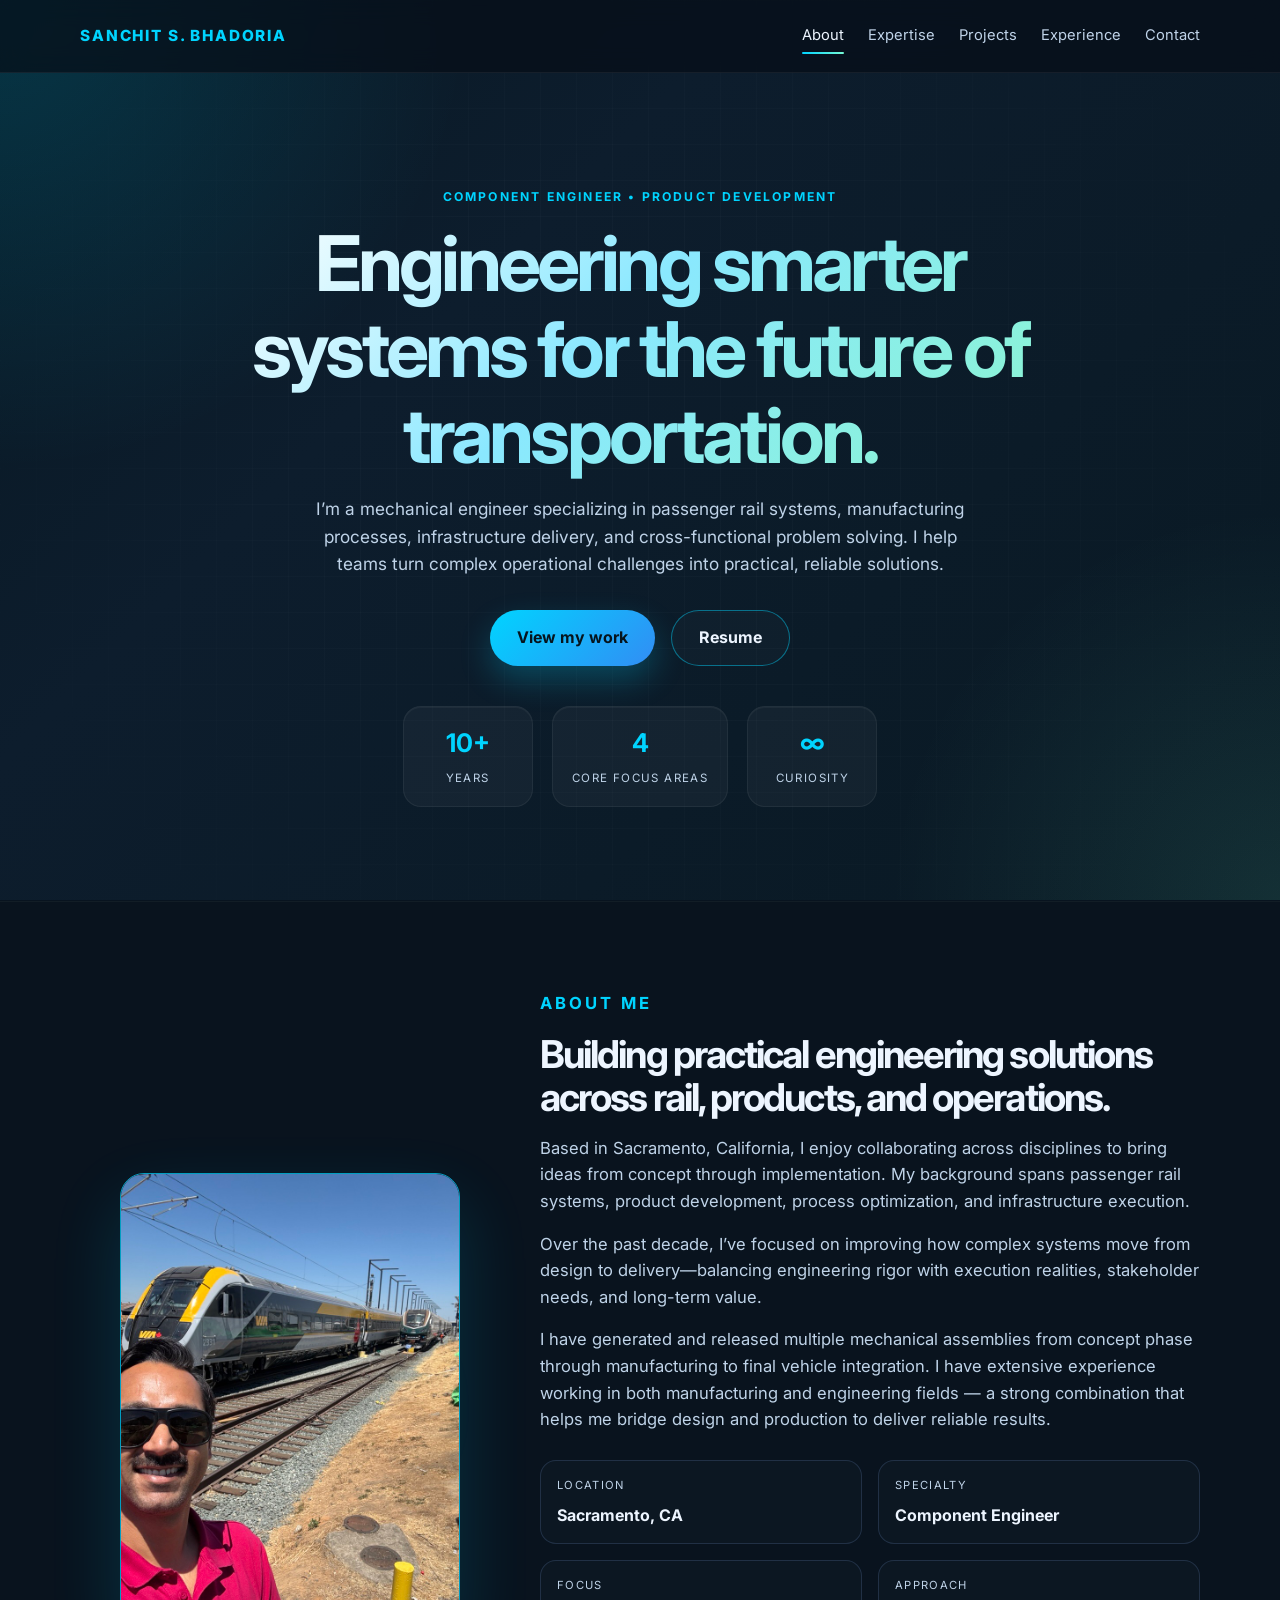
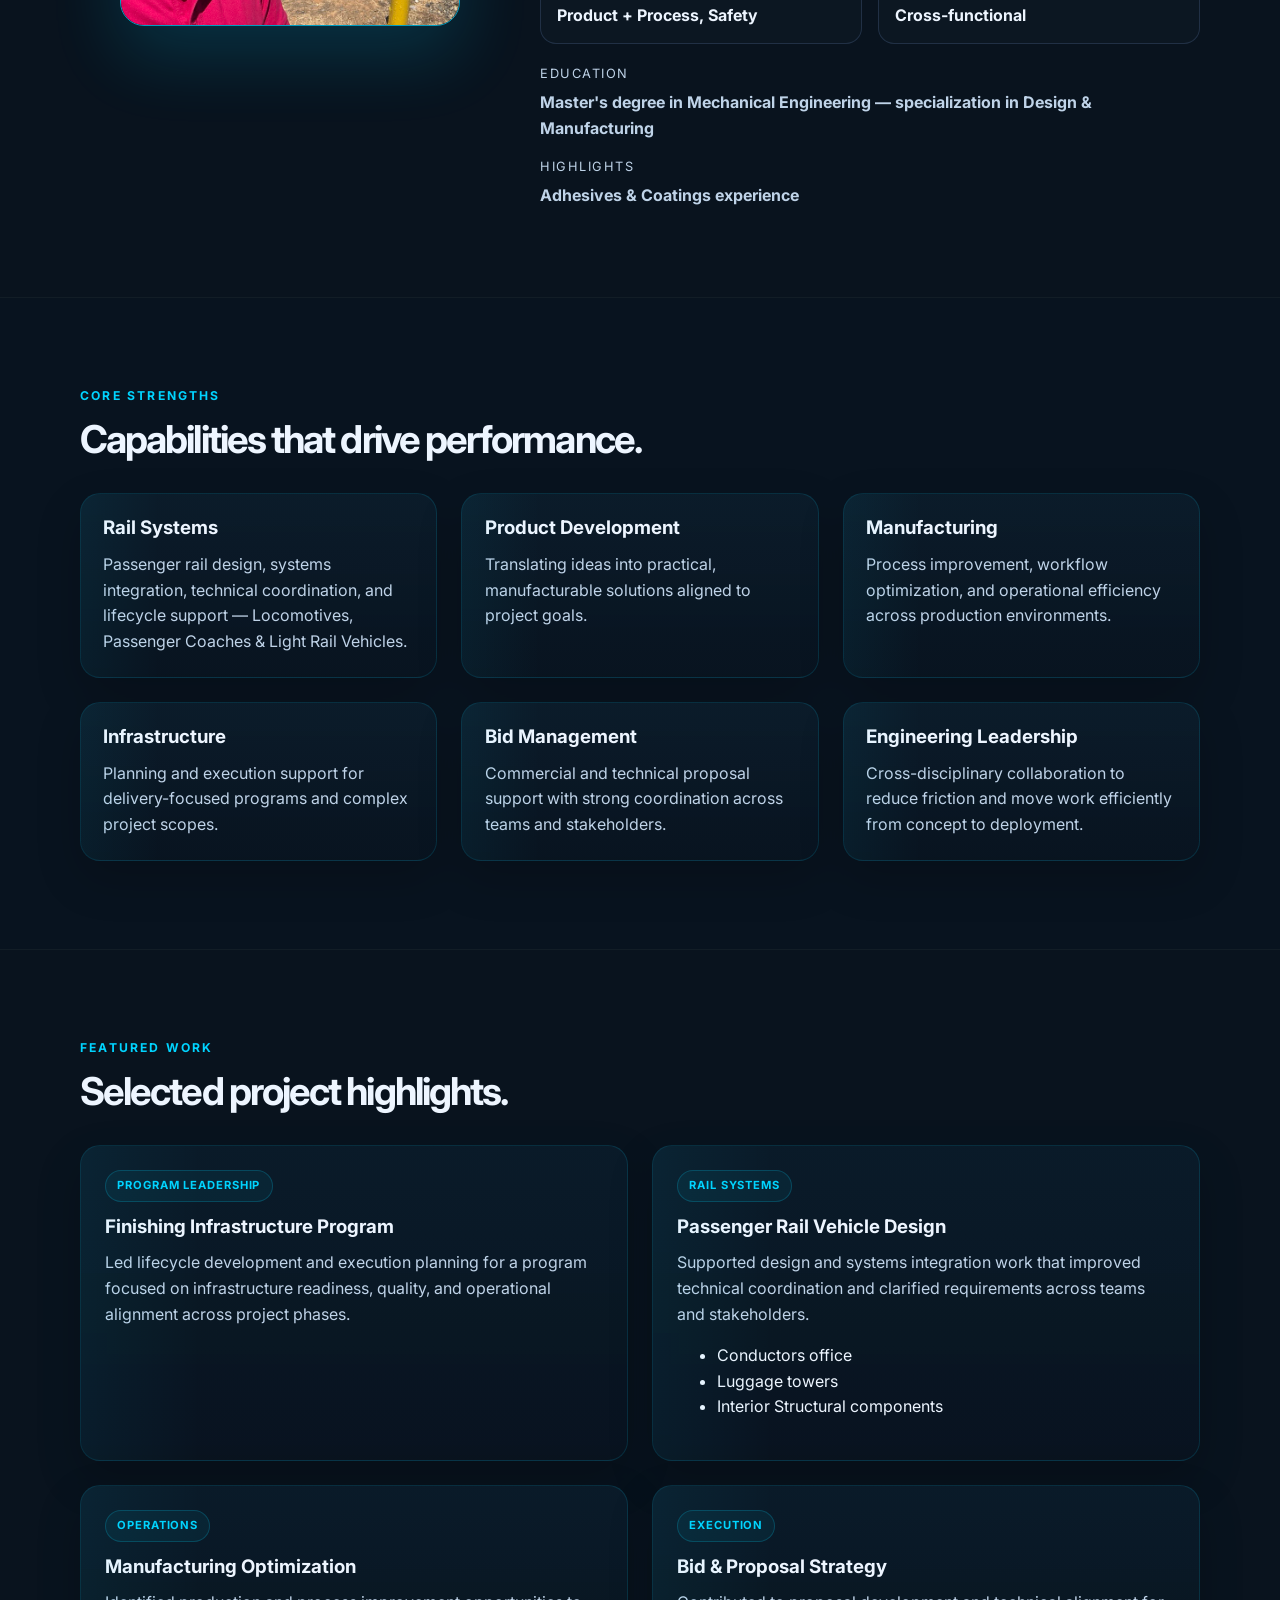
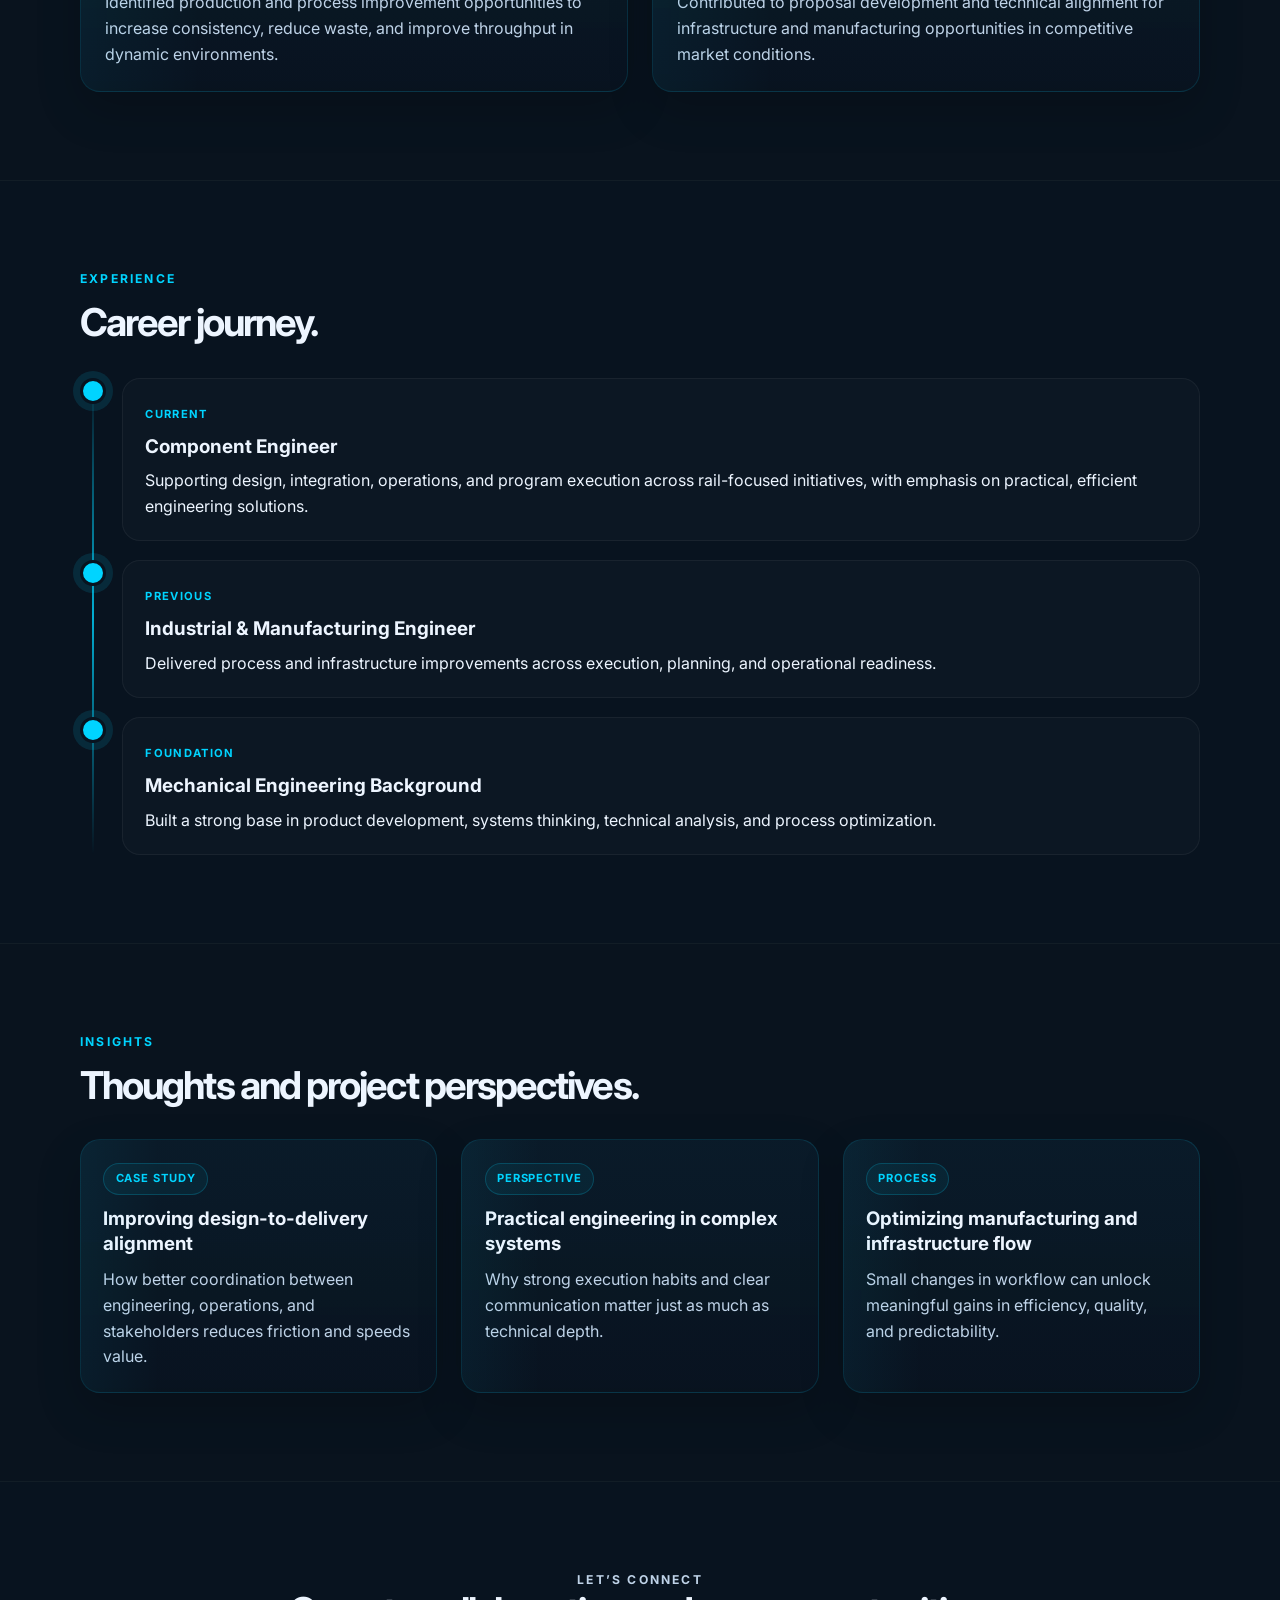
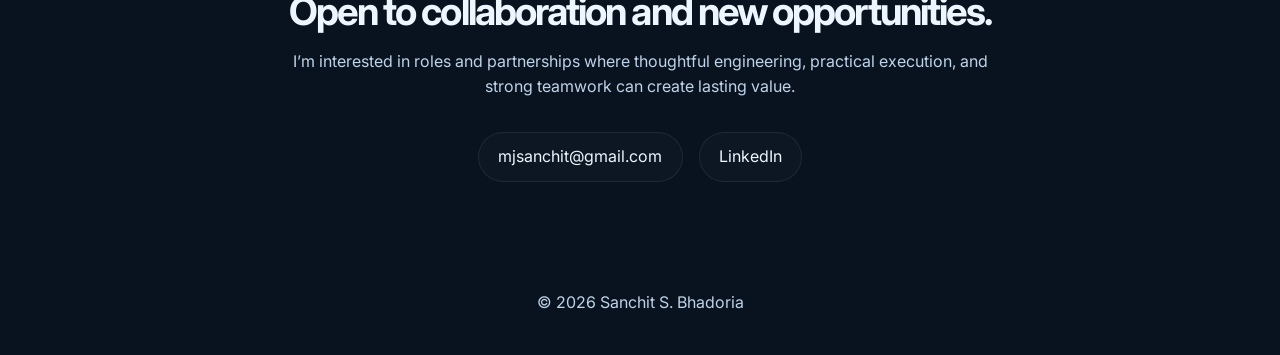
<file: index.html>
<!DOCTYPE html>
<html lang="en">
  <head>
    <meta charset="UTF-8" />
    <meta name="viewport" content="width=device-width, initial-scale=1.0" />
    <meta
      name="description"
      content="Sanchit S. Bhadoria is a Component Engineer focused on product development, manufacturing optimization, systems integration, and infrastructure delivery."
    />
    <meta property="og:title" content="Sanchit S. Bhadoria | Component Engineer" />
    <meta
      property="og:description"
      content="Mechanical engineering professional focused on passenger rail systems, infrastructure, and operational excellence."
    />
    <meta property="og:type" content="website" />
    <title>Sanchit S. Bhadoria | Component Engineer</title>
    <link rel="preconnect" href="https://fonts.googleapis.com" />
    <link rel="preconnect" href="https://fonts.gstatic.com" crossorigin />
    <link
      href="https://fonts.googleapis.com/css2?family=Inter:wght@400;500;600;700;800&display=swap"
      rel="stylesheet"
    />
    <link rel="stylesheet" href="style.css" />
  </head>
  <body>
    <div class="bg"></div>

    <header class="site-header">
      <nav class="nav container" aria-label="Main navigation">
        <a href="#top" class="brand">Sanchit S. Bhadoria</a>
        <div class="nav-links">
          <a href="#about">About</a>
          <a href="#expertise">Expertise</a>
          <a href="#projects">Projects</a>
          <a href="#experience">Experience</a>
          <a href="#contact">Contact</a>
        </div>
      </nav>
    </header>

    <main id="top">
      <section class="hero section-shell">
        <div class="container hero-inner reveal">
          <span class="eyebrow">Component Engineer • Product Development</span>
          <h1>Engineering smarter systems for the future of transportation.</h1>
          <p>
            I’m a mechanical engineer specializing in passenger rail systems,
            manufacturing processes, infrastructure delivery, and cross-functional problem solving.
            I help teams turn complex operational challenges into practical, reliable solutions.
          </p>

          <div class="cta-group">
            <a class="btn" href="#projects">View my work</a>
            <a class="btn secondary" href="resume.html" target="_blank" rel="noreferrer">Resume</a>
          </div>

          <ul class="hero-metrics" aria-label="Career summary">
            <li>
              <strong>10+</strong>
              <span>Years</span>
            </li>
            <li>
              <strong>4</strong>
              <span>Core Focus Areas</span>
            </li>
            <li>
              <strong>∞</strong>
              <span>Curiosity</span>
            </li>
          </ul>
        </div>
      </section>

      <section id="about" class="section alt-section">
        <div class="container about-grid reveal">
          <div class="portrait-wrap">
            <div class="portrait-glow"></div>
            <img
              class="profile-image"
              src="assets/images/profile.jpeg"
              alt="Sanchit S. Bhadoria portrait"
            />
          </div>

          <div class="about-copy">
            <p class="section-kicker">About me</p>
            <h2>Building practical engineering solutions across rail, products, and operations.</h2>
            <p>
              Based in Sacramento, California, I enjoy collaborating across disciplines to bring ideas
              from concept through implementation. My background spans passenger rail systems, product
              development, process optimization, and infrastructure execution.
            </p>
            <p>
              Over the past decade, I’ve focused on improving how complex systems move from design to
              delivery—balancing engineering rigor with execution realities, stakeholder needs, and long-term value.
            </p>
            <p>
              I have generated and released multiple mechanical assemblies from concept phase through manufacturing
              to final vehicle integration. I have extensive experience working in both manufacturing and engineering
              fields — a strong combination that helps me bridge design and production to deliver reliable results.
            </p>

            <div class="fact-grid">
              <div class="fact-item">
                <span>Location</span>
                <strong>Sacramento, CA</strong>
              </div>
              <div class="fact-item">
                <span>Specialty</span>
                <strong>Component Engineer</strong>
              </div>
              <div class="fact-item">
                <span>Focus</span>
                <strong>Product + Process, Safety</strong>
              </div>
              <div class="fact-item">
                <span>Approach</span>
                <strong>Cross-functional</strong>
              </div>
            </div>

            <div class="education-block" style="margin-top:1.25rem;">
              <span style="display:block;color:var(--muted);font-size:0.8rem;text-transform:uppercase;letter-spacing:0.12em;margin-bottom:0.35rem;">Education</span>
              <strong>Master's degree in Mechanical Engineering — specialization in Design & Manufacturing</strong>
            </div>

            <div class="highlight-block" style="margin-top:1rem;">
              <span style="display:block;color:var(--muted);font-size:0.8rem;text-transform:uppercase;letter-spacing:0.12em;margin-bottom:0.35rem;">Highlights</span>
              <strong>Adhesives &amp; Coatings experience</strong>
            </div>
          </div>
        </div>
      </section>

      <section id="expertise" class="section">
        <div class="container reveal">
          <p class="section-kicker">Core strengths</p>
          <h2>Capabilities that drive performance.</h2>

          <div class="skills-grid">
            <div class="skill-card">
              <h3>Rail Systems</h3>
              <p>Passenger rail design, systems integration, technical coordination, and lifecycle support — Locomotives, Passenger Coaches &amp; Light Rail Vehicles.</p>
            </div>
            <div class="skill-card">
              <h3>Product Development</h3>
              <p>Translating ideas into practical, manufacturable solutions aligned to project goals.</p>
            </div>
            <div class="skill-card">
              <h3>Manufacturing</h3>
              <p>Process improvement, workflow optimization, and operational efficiency across production environments.</p>
            </div>
            <div class="skill-card">
              <h3>Infrastructure</h3>
              <p>Planning and execution support for delivery-focused programs and complex project scopes.</p>
            </div>
            <div class="skill-card">
              <h3>Bid Management</h3>
              <p>Commercial and technical proposal support with strong coordination across teams and stakeholders.</p>
            </div>
            <div class="skill-card">
              <h3>Engineering Leadership</h3>
              <p>Cross-disciplinary collaboration to reduce friction and move work efficiently from concept to deployment.</p>
            </div>
          </div>
        </div>
      </section>

      <section id="projects" class="section alt-section">
        <div class="container reveal">
          <p class="section-kicker">Featured work</p>
          <h2>Selected project highlights.</h2>

          <div class="card-grid">
            <article class="project-card">
              <div class="card-tag">Program leadership</div>
              <h3>Finishing Infrastructure Program</h3>
              <p>
                Led lifecycle development and execution planning for a program focused on infrastructure readiness,
                quality, and operational alignment across project phases.
              </p>
            </article>

            <article class="project-card">
              <div class="card-tag">Rail systems</div>
              <h3>Passenger Rail Vehicle Design</h3>
              <p>
                Supported design and systems integration work that improved technical coordination and clarified
                requirements across teams and stakeholders.
              </p>
              <ul>
                <li>Conductors office</li>
                <li>Luggage towers</li>
                <li>Interior Structural components</li>
              </ul>
            </article>

            <article class="project-card">
              <div class="card-tag">Operations</div>
              <h3>Manufacturing Optimization</h3>
              <p>
                Identified production and process improvement opportunities to increase consistency, reduce waste,
                and improve throughput in dynamic environments.
              </p>
            </article>

            <article class="project-card">
              <div class="card-tag">Execution</div>
              <h3>Bid &amp; Proposal Strategy</h3>
              <p>
                Contributed to proposal development and technical alignment for infrastructure and manufacturing
                opportunities in competitive market conditions.
              </p>
            </article>
          </div>
        </div>
      </section>

      <section id="experience" class="section">
        <div class="container reveal">
          <p class="section-kicker">Experience</p>
          <h2>Career journey.</h2>

          <div class="timeline">
            <article class="timeline-item">
              <div class="timeline-dot"></div>
              <div class="timeline-content">
                <span class="timeline-date">Current</span>
                <strong>Component Engineer</strong>
                <p>
                  Supporting design, integration, operations, and program execution across rail-focused initiatives,
                  with emphasis on practical, efficient engineering solutions.
                </p>
              </div>
            </article>

            <article class="timeline-item">
              <div class="timeline-dot"></div>
              <div class="timeline-content">
                <span class="timeline-date">Previous</span>
                <strong>Industrial &amp; Manufacturing Engineer</strong>
                <p>
                  Delivered process and infrastructure improvements across execution, planning, and operational readiness.
                </p>
              </div>
            </article>

            <article class="timeline-item">
              <div class="timeline-dot"></div>
              <div class="timeline-content">
                <span class="timeline-date">Foundation</span>
                <strong>Mechanical Engineering Background</strong>
                <p>
                  Built a strong base in product development, systems thinking, technical analysis, and process optimization.
                </p>
              </div>
            </article>
          </div>
        </div>
      </section>

      <section class="section alt-section">
        <div class="container reveal">
          <p class="section-kicker">Insights</p>
          <h2>Thoughts and project perspectives.</h2>

          <div class="insights-grid">
            <article class="insight-card">
              <span class="insight-label">Case study</span>
              <h3>Improving design-to-delivery alignment</h3>
              <p>How better coordination between engineering, operations, and stakeholders reduces friction and speeds value.</p>
            </article>
            <article class="insight-card">
              <span class="insight-label">Perspective</span>
              <h3>Practical engineering in complex systems</h3>
              <p>Why strong execution habits and clear communication matter just as much as technical depth.</p>
            </article>
            <article class="insight-card">
              <span class="insight-label">Process</span>
              <h3>Optimizing manufacturing and infrastructure flow</h3>
              <p>Small changes in workflow can unlock meaningful gains in efficiency, quality, and predictability.</p>
            </article>
          </div>
        </div>
      </section>

      <section id="contact" class="section contact-section">
        <div class="container reveal">
          <p class="section-kicker">Let’s connect</p>
          <h2>Open to collaboration and new opportunities.</h2>
          <p>
            I’m interested in roles and partnerships where thoughtful engineering, practical execution,
            and strong teamwork can create lasting value.
          </p>
          <div class="contact-links">
            <a href="mailto:mjsanchit@gmail.com">mjsanchit@gmail.com</a>
            <a href="https://www.linkedin.com/in/sanchitbhadoria" target="_blank" rel="noreferrer">LinkedIn</a>
          </div>
        </div>
      </section>
    </main>

    <footer class="site-footer">
      <div class="container footer-row">
        <p>© <span id="year"></span> Sanchit S. Bhadoria</p>
      </div>
    </footer>

    <script src="script.js"></script>
  </body>
</html>
</file>
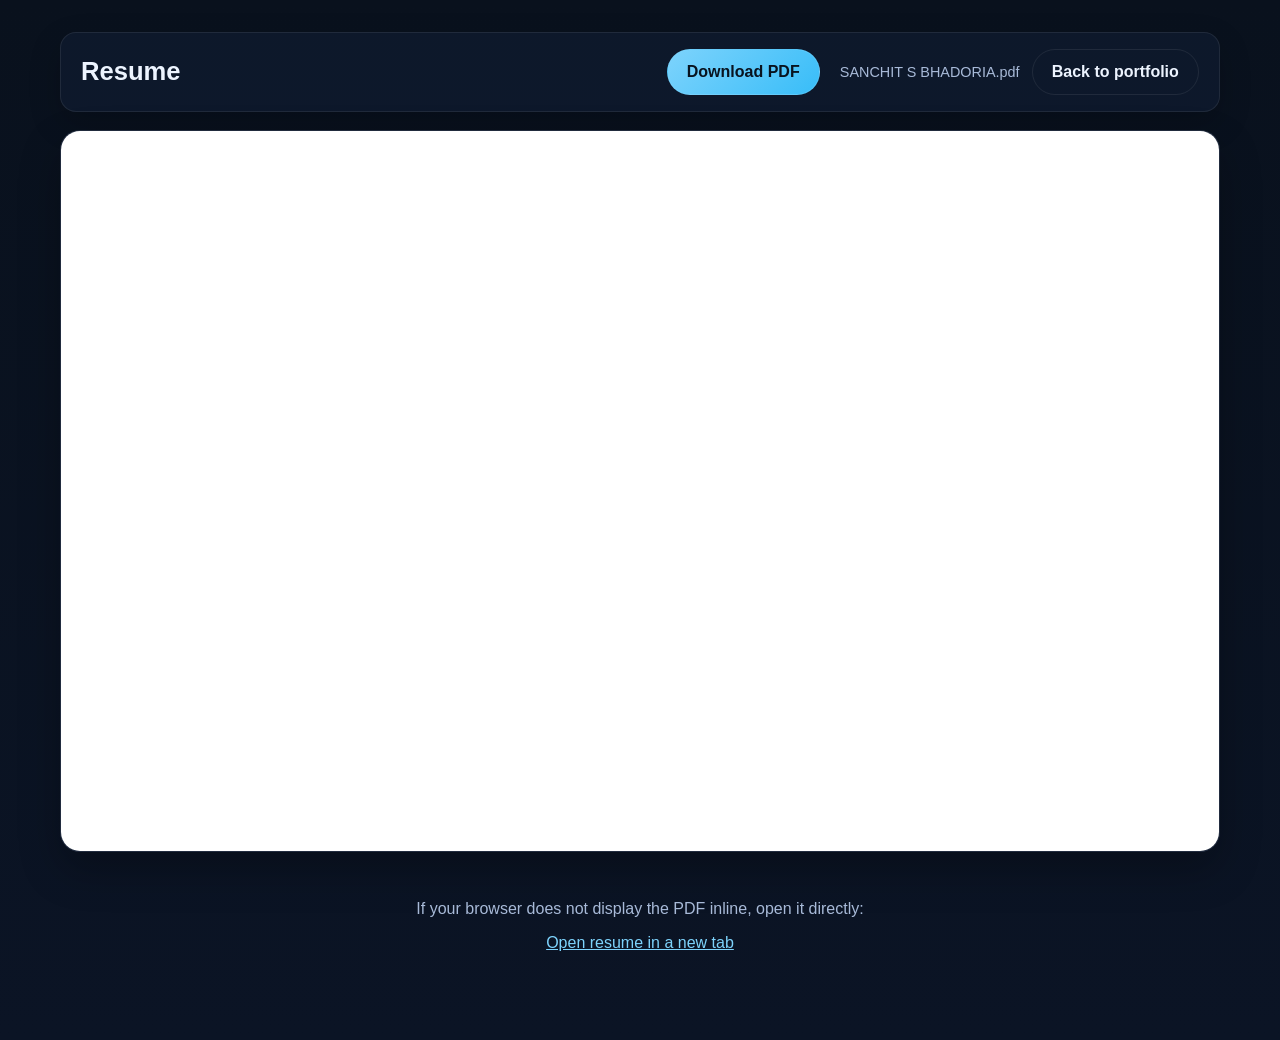
<file: resume.html>
<!doctype html>
<html lang="en">
  <head>
    <meta charset="UTF-8" />
    <meta name="viewport" content="width=device-width, initial-scale=1.0" />
    <title>Resume | Sanchit S. Bhadoria</title>
    <style>
      :root {
        --bg: #09111d;
        --panel: #101b2f;
        --panel-2: #121f36;
        --text: #edf4ff;
        --muted: #a8bad8;
        --accent: #7dd3fc;
        --accent-strong: #38bdf8;
        --border: rgba(255,255,255,0.08);
      }

      * { box-sizing: border-box; }

      body {
        margin: 0;
        font-family: Inter, Arial, sans-serif;
        background: linear-gradient(180deg, var(--bg) 0%, #0b1425 100%);
        color: var(--text);
      }

      .page {
        max-width: 1200px;
        margin: 0 auto;
        padding: 32px 20px 48px;
      }

      .toolbar {
        display: flex;
        align-items: center;
        justify-content: space-between;
        gap: 16px;
        margin-bottom: 18px;
        padding: 16px 20px;
        background: rgba(16, 27, 47, 0.8);
        border: 1px solid var(--border);
        border-radius: 16px;
        box-shadow: 0 12px 32px rgba(0,0,0,0.18);
      }

      .toolbar h1 {
        margin: 0;
        font-size: clamp(1.2rem, 2vw, 1.8rem);
      }

      .actions {
        display: flex;
        align-items: center;
        gap: 12px;
        flex-wrap: wrap;
      }

      .btn {
        display: inline-flex;
        align-items: center;
        justify-content: center;
        padding: 0.8rem 1.2rem;
        border-radius: 999px;
        border: 1px solid rgba(125, 211, 252, 0.3);
        background: linear-gradient(135deg, var(--accent) 0%, var(--accent-strong) 100%);
        color: #08131f;
        text-decoration: none;
        font-weight: 700;
        transition: transform 0.2s ease, box-shadow 0.2s ease;
      }

      .btn:hover {
        transform: translateY(-1px);
        box-shadow: 0 12px 28px rgba(56, 189, 248, 0.28);
      }

      .btn.secondary {
        background: transparent;
        color: var(--text);
        border: 1px solid var(--border);
      }

      .viewer-wrap {
        background: rgba(18, 31, 54, 0.7);
        border: 1px solid var(--border);
        border-radius: 20px;
        overflow: hidden;
        box-shadow: 0 18px 40px rgba(0, 0, 0, 0.25);
      }

      .pdf-frame {
        width: 100%;
        min-height: 80vh;
        border: 0;
        display: block;
        background: white;
      }

      .fallback {
        padding: 32px 20px 40px;
        text-align: center;
        color: var(--muted);
      }

      .fallback a {
        color: var(--accent);
      }

      .file-name {
        color: var(--muted);
        font-size: 0.9rem;
        margin-left: 8px;
        white-space: nowrap;
        overflow: hidden;
        text-overflow: ellipsis;
        max-width: 260px;
        display: inline-block;
        vertical-align: middle;
      }

      @media (max-width: 680px) {
        .toolbar {
          flex-direction: column;
          align-items: flex-start;
        }

        .actions {
          width: 100%;
        }

        .btn {
          flex: 1 1 auto;
          width: 100%;
        }
      }
    </style>
  </head>
  <body>
    <main class="page">
      <div class="toolbar">
        <h1>Resume</h1>
        <div class="actions">
          <!-- Use the actual file name (spaces encoded as %20 in URLs) -->
          <a id="download-link" class="btn" href="assets/resume/SANCHIT%20S%20BHADORIA.pdf" download>Download PDF</a>
          <span id="resume-filename" class="file-name" aria-live="polite"></span>
          <a class="btn secondary" href="index.html">Back to portfolio</a>
        </div>
      </div>

      <div class="viewer-wrap">
        <iframe
          class="pdf-frame"
          id="pdf-frame"
          title="Sanchit S. Bhadoria Resume"
          src="assets/resume/SANCHIT%20S%20BHADORIA.pdf"
          type="application/pdf"
        ></iframe>
      </div>

      <div class="fallback" aria-live="polite">
        <p>If your browser does not display the PDF inline, open it directly:</p>
        <a id="open-link" href="assets/resume/SANCHIT%20S%20BHADORIA.pdf" target="_blank" rel="noreferrer">Open resume in a new tab</a>
      </div>
    </main>

    <script>
      // Display the current file name by reading the download link href
      (function () {
        try {
          var link = document.getElementById('download-link');
          var display = document.getElementById('resume-filename');
          if (link && display) {
            // Extract last path segment and decode URL-encoded spaces
            var href = link.getAttribute('href') || '';
            var parts = href.split('/');
            var filename = parts[parts.length - 1] || '';
            try { filename = decodeURIComponent(filename); } catch (e) { /* ignore */ }
            display.textContent = filename;
          }

          // If the iframe fails to load (e.g. 404), replace it with the fallback link visible
          var frame = document.getElementById('pdf-frame');
          if (frame) {
            frame.addEventListener('error', function () {
              var fallback = document.querySelector('.fallback');
              if (fallback) fallback.style.display = 'block';
            });
          }
        } catch (e) {
          // fail silently
        }
      })();
    </script>
  </body>
</html>
</file>
<file: style.css>
* {
  box-sizing: border-box;
}

:root {
  --bg: #08131f;
  --bg-strong: #0d1d2d;
  --panel: rgba(9, 22, 33, 0.8);
  --panel-alt: rgba(14, 30, 46, 0.88);
  --line: rgba(138, 180, 255, 0.16);
  --line-strong: rgba(0, 212, 255, 0.72);
  --text: #edf5ff;
  --muted: #bfd3e8;
  --accent: #00d4ff;
  --accent-2: #75f9d4;
  --shadow: rgba(0, 212, 255, 0.18);
}

html {
  scroll-behavior: smooth;
}

body {
  margin: 0;
  font-family: "Inter", "Segoe UI", sans-serif;
  background: var(--bg);
  color: var(--text);
  line-height: 1.6;
  overflow-x: hidden;
}

img {
  display: block;
  max-width: 100%;
}

a {
  color: inherit;
}

p {
  margin: 0;
}

.bg {
  position: fixed;
  inset: 0;
  background:
    radial-gradient(circle at top left, rgba(0, 212, 255, 0.16), transparent 30%),
    radial-gradient(circle at bottom right, rgba(117, 249, 212, 0.1), transparent 25%),
    linear-gradient(135deg, #071823 0%, #0d1d2d 35%, #091923 100%);
  z-index: -2;
}

.bg::after {
  content: "";
  position: absolute;
  inset: 0;
  background-image: linear-gradient(rgba(255, 255, 255, 0.02) 1px, transparent 1px),
    linear-gradient(90deg, rgba(255, 255, 255, 0.02) 1px, transparent 1px);
  background-size: 36px 36px;
  mask-image: radial-gradient(circle at center, black 32%, transparent 100%);
}

.container {
  width: min(1120px, calc(100% - 2rem));
  margin: 0 auto;
}

.section-shell,
.section {
  position: relative;
}

.site-header {
  position: sticky;
  top: 0;
  z-index: 50;
  backdrop-filter: blur(12px);
  background: rgba(6, 14, 24, 0.7);
  border-bottom: 1px solid rgba(255, 255, 255, 0.06);
}

.nav {
  display: flex;
  align-items: center;
  justify-content: space-between;
  min-height: 72px;
  gap: 1rem;
}

.brand {
  font-size: 0.96rem;
  font-weight: 800;
  text-transform: uppercase;
  letter-spacing: 0.12em;
  color: var(--accent);
  text-decoration: none;
}

.nav-links {
  display: flex;
  align-items: center;
  gap: 1.5rem;
  flex-wrap: wrap;
}

.nav-links a {
  position: relative;
  color: var(--muted);
  text-decoration: none;
  font-size: 0.92rem;
  transition: color 0.2s ease;
}

.nav-links a::after {
  content: "";
  position: absolute;
  left: 0;
  bottom: -0.38rem;
  width: 100%;
  height: 2px;
  border-radius: 999px;
  background: linear-gradient(90deg, var(--accent), var(--accent-2));
  transform: scaleX(0);
  transform-origin: left;
  transition: transform 0.2s ease;
}

.nav-links a:hover,
.nav-links a:focus-visible,
.nav-links a.active {
  color: var(--text);
}

.nav-links a:hover::after,
.nav-links a:focus-visible::after,
.nav-links a.active::after {
  transform: scaleX(1);
}

.hero {
  min-height: calc(100vh - 72px);
  display: grid;
  place-items: center;
  padding: 4rem 0 3rem;
}

.hero-inner {
  max-width: 860px;
  text-align: center;
}

.section-kicker {
  margin: 0 0 0.8rem;
  font-size: 0.76rem;
  font-weight: 700;
  letter-spacing: 0.18em;
  text-transform: uppercase;
  color: var(--accent);
}

.hero h1,
.about-copy h2,
.section h2 {
  margin: 0;
  letter-spacing: -0.05em;
  line-height: 1.12;
}

.hero h1 {
  margin: 0 auto 1rem;
  max-width: 16ch;
  font-size: clamp(2.8rem, 6vw, 5.2rem);
  background: linear-gradient(135deg, #ffffff 0%, #8ae8ff 45%, #8bf5cf 100%);
  -webkit-background-clip: text;
  background-clip: text;
  color: transparent;
}

.hero p {
  max-width: 680px;
  margin: 0 auto;
  color: var(--muted);
  font-size: 1.08rem;
}

.eyebrow {
  display: inline-block;
  margin-bottom: 0.9rem;
  color: var(--accent);
  font-size: 0.76rem;
  font-weight: 700;
  letter-spacing: 0.18em;
  text-transform: uppercase;
}

.cta-group {
  display: flex;
  justify-content: center;
  flex-wrap: wrap;
  gap: 1rem;
  margin-top: 2rem;
}

.btn {
  display: inline-flex;
  align-items: center;
  justify-content: center;
  padding: 0.9rem 1.7rem;
  border-radius: 999px;
  background: linear-gradient(135deg, var(--accent), #328df4);
  color: #06141d;
  font-weight: 700;
  text-decoration: none;
  box-shadow: 0 14px 32px rgba(0, 212, 255, 0.24);
  transition: transform 0.2s ease, box-shadow 0.2s ease;
}

.btn:hover,
.btn:focus-visible {
  transform: translateY(-2px);
  box-shadow: 0 18px 40px rgba(0, 212, 255, 0.32);
}

.btn.secondary {
  background: rgba(255, 255, 255, 0.02);
  color: var(--text);
  border: 1px solid rgba(0, 212, 255, 0.45);
  box-shadow: none;
}

.hero-metrics {
  list-style: none;
  padding: 0;
  margin: 2.5rem auto 0;
  display: flex;
  justify-content: center;
  flex-wrap: wrap;
  gap: 1.2rem;
}

.hero-metrics li {
  min-width: 130px;
  background: rgba(255, 255, 255, 0.04);
  border: 1px solid rgba(255, 255, 255, 0.06);
  border-radius: 18px;
  padding: 1rem 1.2rem;
  box-shadow: inset 0 1px 0 rgba(255, 255, 255, 0.04);
}

.hero-metrics strong {
  display: block;
  font-size: clamp(1.2rem, 2vw, 1.9rem);
  color: var(--accent);
}

.hero-metrics span {
  color: var(--muted);
  font-size: 0.72rem;
  letter-spacing: 0.12em;
  text-transform: uppercase;
}

.section {
  padding: 5.5rem 0;
}

.alt-section {
  background: rgba(10, 21, 31, 0.5);
  border-block: 1px solid rgba(255, 255, 255, 0.04);
}

.about-grid {
  display: grid;
  grid-template-columns: minmax(240px, 420px) minmax(0, 1fr);
  gap: 2.5rem;
  align-items: center;
}

.portrait-wrap {
  position: relative;
  display: grid;
  place-items: center;
}

.portrait-glow {
  position: absolute;
  inset: 12% 10% 8% 12%;
  background: radial-gradient(circle, rgba(0, 212, 255, 0.2), transparent 65%);
  filter: blur(18px);
}

.profile-image {
  position: relative;
  width: min(100%, 340px);
  border-radius: 24px;
  border: 1px solid var(--line-strong);
  box-shadow: 0 30px 70px rgba(0, 212, 255, 0.16);
}

.about-copy {
  color: var(--muted);
}

.about-copy h2,
.section h2 {
  font-size: clamp(2rem, 3vw, 3rem);
  margin-bottom: 1rem;
  color: var(--text);
}

.about-copy p {
  margin-bottom: 1rem;
  font-size: 1.04rem;
}

.fact-grid {
  display: grid;
  grid-template-columns: repeat(2, minmax(150px, 1fr));
  gap: 1rem;
  margin-top: 1.7rem;
}

.fact-item {
  padding: 1rem 1rem 0.9rem;
  border-radius: 16px;
  border: 1px solid var(--line);
  background: rgba(255, 255, 255, 0.02);
}

.fact-item span {
  display: block;
  margin-bottom: 0.5rem;
  color: var(--muted);
  font-size: 0.7rem;
  letter-spacing: 0.12em;
  text-transform: uppercase;
}

.fact-item strong {
  color: var(--text);
  font-size: 1rem;
}

.skills-grid,
.card-grid,
.insights-grid {
  display: grid;
  gap: 1.5rem;
  margin-top: 2rem;
}

.skills-grid {
  grid-template-columns: repeat(3, minmax(220px, 1fr));
}

.card-grid {
  grid-template-columns: repeat(2, minmax(250px, 1fr));
}

.insights-grid {
  grid-template-columns: repeat(3, minmax(220px, 1fr));
}

.skill-card,
.project-card,
.insight-card {
  position: relative;
  overflow: hidden;
  border-radius: 20px;
  background: linear-gradient(180deg, rgba(12, 30, 45, 0.82), rgba(9, 20, 32, 0.94));
  border: 1px solid rgba(0, 212, 255, 0.14);
  box-shadow: 0 18px 45px rgba(0, 0, 0, 0.18);
  transition: transform 0.2s ease, border-color 0.2s ease, box-shadow 0.2s ease;
}

.skill-card,
.insight-card {
  padding: 1.4rem;
}

.project-card {
  padding: 1.5rem;
}

.skill-card::before,
.project-card::before,
.insight-card::before {
  content: "";
  position: absolute;
  inset: 0 auto auto -20%;
  width: 70%;
  height: 100%;
  background: linear-gradient(90deg, transparent, rgba(0, 212, 255, 0.08), transparent);
  transform: translateX(-40%);
  transition: transform 0.35s ease;
}

.skill-card:hover,
.project-card:hover,
.insight-card:hover,
.skill-card:focus-within,
.project-card:focus-within,
.insight-card:focus-within {
  transform: translateY(-4px);
  border-color: rgba(0, 212, 255, 0.52);
  box-shadow: 0 28px 62px rgba(0, 212, 255, 0.12);
}

.skill-card:hover::before,
.project-card:hover::before,
.insight-card:hover::before,
.skill-card:focus-within::before,
.project-card:focus-within::before,
.insight-card:focus-within::before {
  transform: translateX(180%);
}

.skill-card h3,
.project-card h3,
.insight-card h3 {
  margin: 0 0 0.7rem;
  color: var(--text);
  line-height: 1.3;
}

.skill-card p,
.project-card p,
.insight-card p {
  color: var(--muted);
}

.card-tag,
.insight-label {
  display: inline-block;
  margin-bottom: 0.8rem;
  padding: 0.38rem 0.7rem;
  border-radius: 999px;
  font-size: 0.7rem;
  font-weight: 700;
  letter-spacing: 0.08em;
  text-transform: uppercase;
  color: var(--accent);
  background: rgba(0, 212, 255, 0.06);
  border: 1px solid rgba(0, 212, 255, 0.2);
}

.timeline {
  position: relative;
  display: grid;
  gap: 1.2rem;
  margin-top: 2.1rem;
}

.timeline::before {
  content: "";
  position: absolute;
  left: 12px;
  top: 0;
  bottom: 0;
  width: 2px;
  background: linear-gradient(180deg, rgba(0, 212, 255, 0), rgba(0, 212, 255, 0.8), rgba(0, 212, 255, 0));
}

.timeline-item {
  position: relative;
  display: grid;
  grid-template-columns: 26px 1fr;
  gap: 1rem;
  align-items: start;
}

.timeline-dot {
  position: relative;
  z-index: 1;
  width: 26px;
  height: 26px;
  border-radius: 50%;
  border: 3px solid #08131f;
  background: var(--accent);
  box-shadow: 0 0 0 7px rgba(0, 212, 255, 0.12);
}

.timeline-content {
  padding: 1.3rem 1.4rem;
  border-radius: 18px;
  border: 1px solid rgba(255, 255, 255, 0.05);
  background: rgba(255, 255, 255, 0.02);
}

.timeline-date {
  display: inline-block;
  margin-bottom: 0.5rem;
  color: var(--accent);
  font-size: 0.7rem;
  font-weight: 700;
  letter-spacing: 0.12em;
  text-transform: uppercase;
}

.timeline-content strong {
  display: block;
  margin-bottom: 0.4rem;
  font-size: 1.18rem;
  color: var(--text);
}

.contact-section {
  text-align: center;
}

.contact-section h2 {
  max-width: 720px;
  margin-inline: auto;
  margin-bottom: 1rem;
}

.contact-section p {
  max-width: 700px;
  margin: 0 auto;
  color: var(--muted);
}

.contact-links {
  display: flex;
  justify-content: center;
  align-items: center;
  flex-wrap: wrap;
  gap: 1rem;
  margin-top: 2rem;
}

.contact-links a {
  color: var(--text);
  text-decoration: none;
  padding: 0.72rem 1.2rem;
  border-radius: 999px;
  border: 1px solid rgba(255, 255, 255, 0.08);
  background: rgba(255, 255, 255, 0.02);
  transition: border-color 0.2s ease, transform 0.2s ease;
}

.contact-links a:hover,
.contact-links a:focus-visible {
  border-color: rgba(0, 212, 255, 0.45);
  transform: translateY(-2px);
}

.site-footer {
  padding: 1.2rem 0 2.5rem;
  color: var(--muted);
}

.footer-row {
  display: flex;
  justify-content: center;
}

.reveal {
  opacity: 0;
  transform: translateY(18px);
  transition: opacity 0.6s ease, transform 0.6s ease;
}

.reveal.visible {
  opacity: 1;
  transform: translateY(0);
}

@media (max-width: 900px) {
  .skills-grid,
  .card-grid,
  .insights-grid,
  .about-grid {
    grid-template-columns: 1fr;
  }
}

@media (max-width: 768px) {
  .nav {
    flex-direction: column;
    justify-content: center;
    padding: 0.9rem 0 1.1rem;
  }

  .nav-links {
    justify-content: center;
    gap: 0.8rem 1.1rem;
  }

  .hero {
    padding-top: 3rem;
  }

  .fact-grid {
    grid-template-columns: repeat(2, minmax(140px, 1fr));
  }
}

@media (max-width: 480px) {
  .fact-grid {
    grid-template-columns: 1fr;
  }

  .cta-group {
    flex-direction: column;
  }

  .btn {
    width: 100%;
  }
}
</file>
